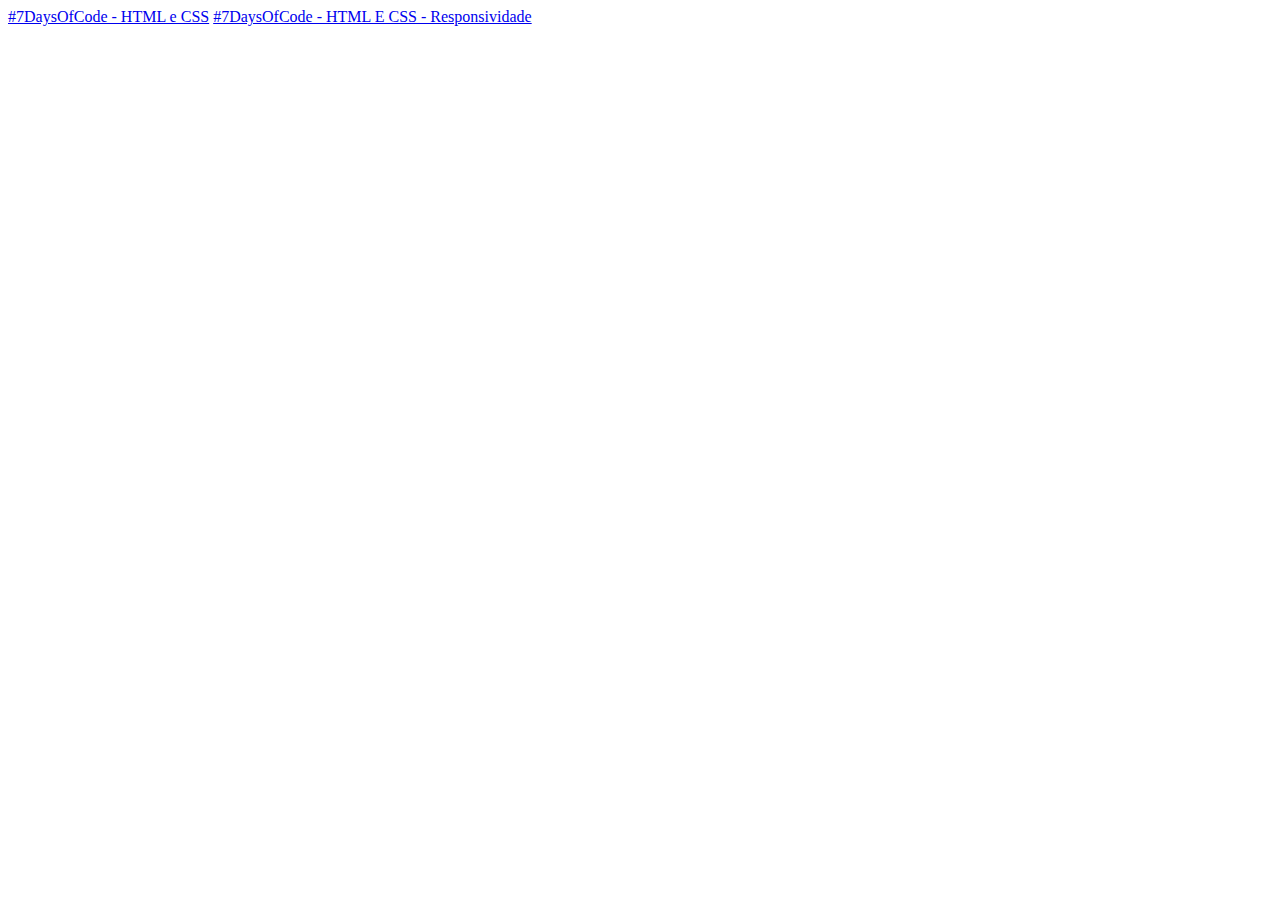
<file: index.html>
<!DOCTYPE html>
<html lang="pt-br">
<head>
    <meta charset="UTF-8">
    <meta name="viewport" content="width=device-width, initial-scale=1.0">
    <title>#7daysOfCode</title>
</head>
<body>
    <a href="./html-css/index.html">#7DaysOfCode - HTML e CSS</a>
    <a href="./html-css-responsividade/index.html">#7DaysOfCode - HTML E CSS - Responsividade</a>
</body>
</html>
</file>
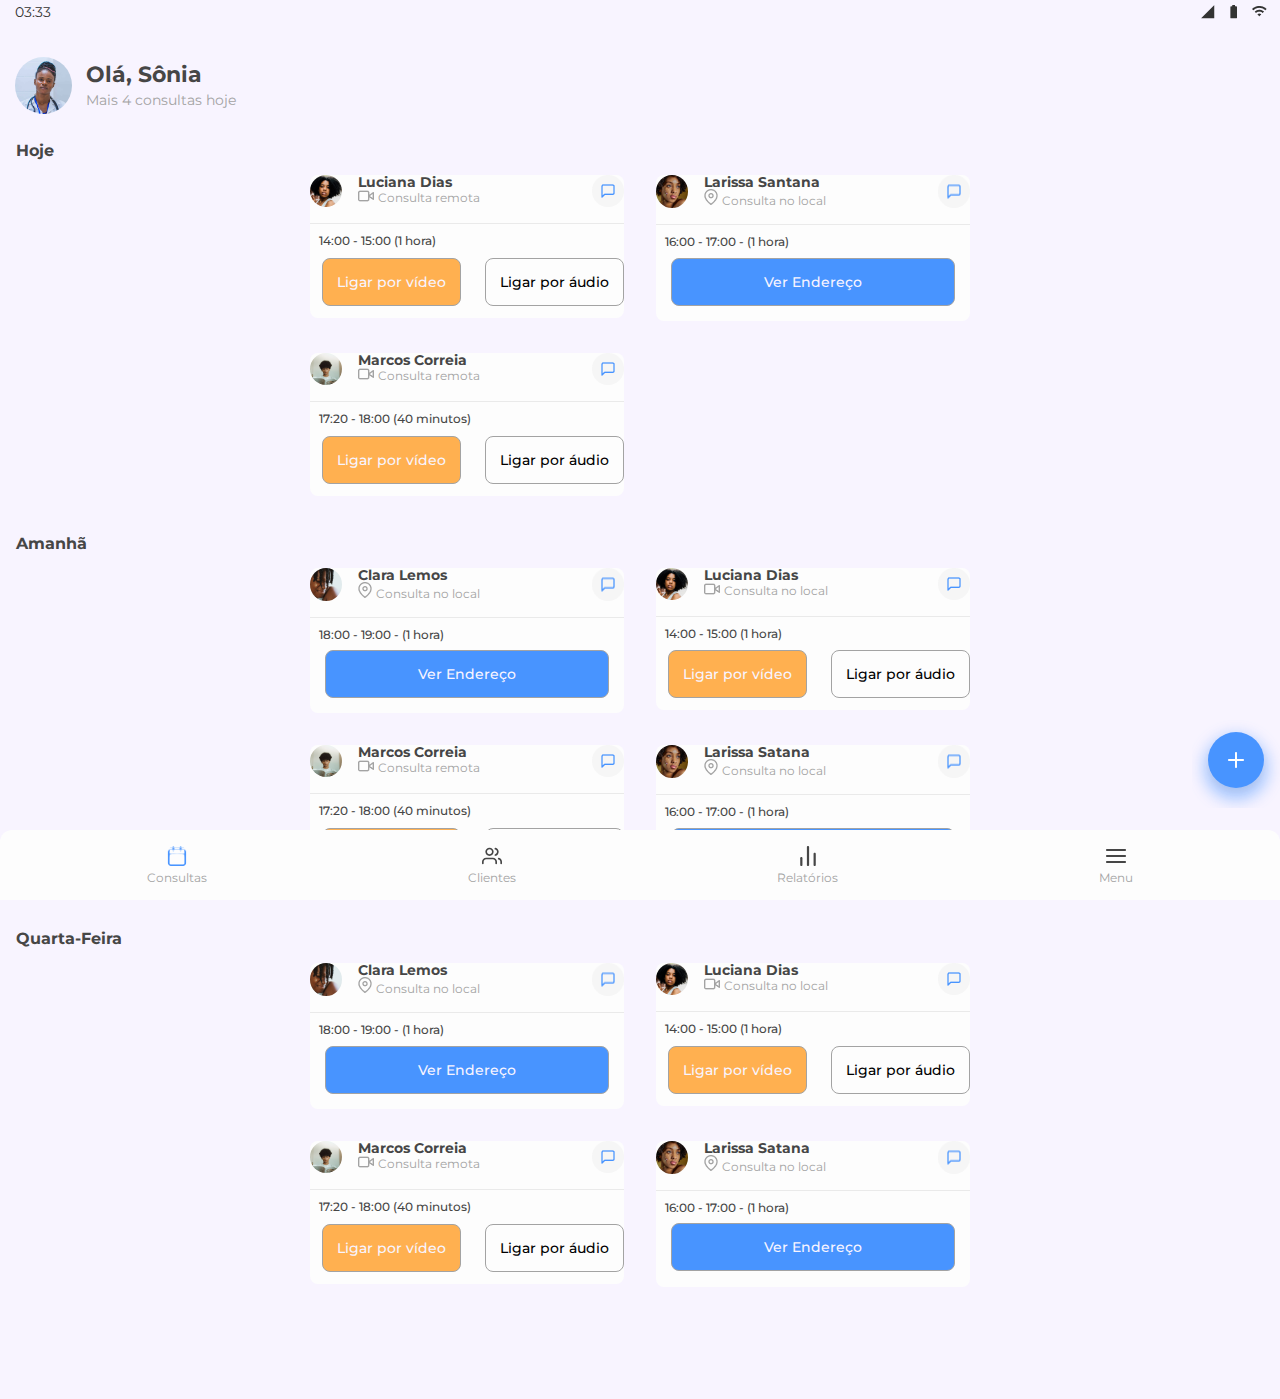
<file: html-css-responsividade/index.html>
<!DOCTYPE html>
<html lang="pt-br">
<head>
    <meta charset="UTF-8">
    <meta name="viewport" content="width=device-width, initial-scale=1.0">
    <link rel="stylesheet" href="./styles/reset.css">
    <link rel="stylesheet" href="style.css">
    <link rel="preconnect" href="https://fonts.googleapis.com">
    <link rel="preconnect" href="https://fonts.gstatic.com" crossorigin>
    <link href="https://fonts.googleapis.com/css2?family=Montserrat:ital,wght@0,100..900;1,100..900&display=swap" rel="stylesheet">
    <title>Alura Consultas</title>
</head>
<body>
    <header>
        <div class="container-bar-superior">
            <span>03:33</span>
            <ul class="lista-icons-bar">
                <li>
                    <img src="./img/icons-header/signal_cellular_4_bar.png">
                </li>
                <li>
                    <img src="./img/icons-header/battery_full.png">
                </li>
                <li>
                    <img src="./img/icons-header/wifi.png">
                </li>
            </ul>
        </div>
        <div class="container-perfil">
            <img src="./img/photos-perfil/perfil.jpg">
            <div>
                <h2>Olá, Sônia</h2>
                <span>Mais 4 consultas hoje</span>
            </div>
            
        </div>
    </header>
    
    <main>
        <section>
            <ul class="lista-dia-consulta">
                <li class="lista-dia-consulta__item">
                    <h2>Hoje</h2>
                    <ul class="lista-consultas">
                        <li class="lista-consultas__item">
                            <div class="card-consulta">
                                <div class="card-consulta-superior">
                                    <img class="foto-card" src="./img/photos-perfil/luciana-perfil.jpg">
                                    <div>
                                        <h3>Luciana Dias</h3>
                                        <div>
                                            <img src="./img/icons-consultas/Camera.png">
                                            <span class="tipo-consulta">Consulta remota</span>
                                        </div>
                                    </div>
                                    <img class="img-chat" src="./img/icons-consultas/chat1.png">
                                </div>
                                <div class="card-consulta-inferior">
                                    <span>14:00 - 15:00 (1 hora)</span>
                                    <div class="lista-botoes">
                                        <button class="btn btn-primario">Ligar por vídeo</button>
                                        <button class="btn">Ligar por áudio</button>
                                    </div>
                                </div>
                            </div>
                        </li>
                        <li class="lista-consultas__item">
                            <div class="card-consulta">
                                <div class="card-consulta-superior">
                                    <img class="foto-card" src="./img/photos-perfil//larissa-perfil.jpg">
                                    <div>
                                        <h3>Larissa Santana</h3>
                                        <div>
                                            <img src="./img/icons-consultas/pin.png">
                                            <span class="tipo-consulta">Consulta no local</span>
                                        </div>
                                    </div>
                                    <img class="img-chat" src="./img/icons-consultas/chat1.png">
                                </div>
                                <div class="card-consulta-inferior">
                                    <span>16:00 - 17:00 - (1 hora)</span>
                                    <div class="botao-unico">
                                        <button class="btn btn-secundario">Ver Endereço</button>
                                    </div>
                                </div>
                            </div>
                        </li>
                        <li class="lista-consultas__item">
                            <div class="card-consulta">
                                <div class="card-consulta-superior">
                                    <img class="foto-card" src="./img/photos-perfil/marcos-perfil.png">
                                    <div>
                                        <h3>Marcos Correia</h3>
                                        <div>
                                            <img src="./img/icons-consultas/Camera.png">
                                            <span class="tipo-consulta">Consulta remota</span>
                                        </div>
                                    </div>
                                    <img class="img-chat" src="./img/icons-consultas/chat1.png">
                                </div>
                                <div class="card-consulta-inferior">
                                    <span>17:20 - 18:00 (40 minutos)</span>
                                    <div class="lista-botoes">
                                        <button class="btn btn-primario">Ligar por vídeo</button>
                                        <button class="btn">Ligar por áudio</button>
                                    </div>
                                </div>
                            </div>
                        </li>
                    </ul>
                </li>
                <li class="lista-dia-consulta__item">
                    <h2>Amanhã</h2>
                    <ul class="lista-consultas">
                        <li class="lista-consultas__item">
                            <div class="card-consulta">
                                <div class="card-consulta-superior">
                                    <img class="foto-card" src="./img/photos-perfil/clara.jpg">
                                    <div>
                                        <h3>Clara Lemos</h3>
                                        <div>
                                            <img src="./img/icons-consultas/pin.png">
                                            <span class="tipo-consulta">Consulta no local</span>
                                        </div>
                                    </div>
                                    <img class="img-chat" src="./img/icons-consultas/chat1.png">
                                </div>
                                <div class="card-consulta-inferior">
                                    <span>18:00 - 19:00 - (1 hora)</span>
                                    <div class="botao-unico">
                                        <button class="btn btn-secundario">Ver Endereço</button>
                                    </div>
                                </div>
                            </div>
                        </li>
                        <li class="lista-consultas__item">
                            <div class="card-consulta">
                                <div class="card-consulta-superior">
                                    <img class="foto-card" src="./img/photos-perfil/luciana-perfil.jpg">
                                    <div>
                                        <h3>Luciana Dias</h3>
                                        <div>
                                            <img src="./img/icons-consultas/Camera.png">
                                            <span class="tipo-consulta">Consulta no local</span>
                                        </div>
                                    </div>
                                    <img class="img-chat" src="./img/icons-consultas/chat1.png">
                                </div>
                                <div class="card-consulta-inferior">
                                    <span>14:00 - 15:00 (1 hora)</span>
                                    <div class="lista-botoes">
                                        <button class="btn btn-primario">Ligar por vídeo</button>
                                        <button class="btn">Ligar por áudio</button>
                                    </div>
                                </div>
                            </div>
                        </li>
                        <li class="lista-consultas__item">
                            <div class="card-consulta">
                                <div class="card-consulta-superior">
                                    <img class="foto-card" src="./img/photos-perfil/marcos-perfil.png">
                                    <div>
                                        <h3>Marcos Correia</h3>
                                        <div>
                                            <img src="./img/icons-consultas/Camera.png">
                                            <span class="tipo-consulta">Consulta remota</span>
                                        </div>
                                    </div>
                                    <img class="img-chat" src="./img/icons-consultas/chat1.png">
                                </div>
                                <div class="card-consulta-inferior">
                                    <span>17:20 - 18:00 (40 minutos)</span>
                                    <div class="lista-botoes">
                                        <button class="btn btn-primario">Ligar por vídeo</button>
                                        <button class="btn">Ligar por áudio</button>
                                    </div>
                                </div>
                            </div>
                        </li>
                        <li class="lista-consultas__item">
                            <div class="card-consulta">
                                <div class="card-consulta-superior">
                                    <img class="foto-card" src="./img/photos-perfil/larissa-perfil.jpg">
                                    <div>
                                        <h3>Larissa Satana</h3>
                                        <div>
                                            <img src="./img/icons-consultas/pin.png">
                                            <span class="tipo-consulta">Consulta no local</span>
                                        </div>
                                    </div>
                                    <img class="img-chat" src="./img/icons-consultas/chat1.png">
                                </div>
                                <div class="card-consulta-inferior">
                                    <span>16:00 - 17:00 - (1 hora)</span>
                                    <div class="botao-unico">
                                        <button class="btn btn-secundario">Ver Endereço</button>
                                    </div>
                                </div>
                            </div>
                        </li>
                    </ul>
                </li>
                <li class="lista-dia-consulta__item">
                    <h2>Quarta-Feira</h2>
                    <ul class="lista-consultas">
                        <li class="lista-consultas__item">
                            <div class="card-consulta">
                                <div class="card-consulta-superior">
                                    <img class="foto-card" src="./img/photos-perfil/clara.jpg">
                                    <div>
                                        <h3>Clara Lemos</h3>
                                        <div>
                                            <img src="./img/icons-consultas/pin.png">
                                            <span class="tipo-consulta">Consulta no local</span>
                                        </div>
                                    </div>
                                    <img class="img-chat" src="./img/icons-consultas/chat1.png">
                                </div>
                                <div class="card-consulta-inferior">
                                    <span>18:00 - 19:00 - (1 hora)</span>
                                    <div class="botao-unico">
                                        <button class="btn btn-secundario">Ver Endereço</button>
                                    </div>
                                </div>
                            </div>
                        </li>
                        <li class="lista-consultas__item">
                            <div class="card-consulta">
                                <div class="card-consulta-superior">
                                    <img class="foto-card" src="./img/photos-perfil/luciana-perfil.jpg">
                                    <div>
                                        <h3>Luciana Dias</h3>
                                        <div>
                                            <img src="./img/icons-consultas/Camera.png">
                                            <span class="tipo-consulta">Consulta no local</span>
                                        </div>
                                    </div>
                                    <img class="img-chat" src="./img/icons-consultas/chat1.png">
                                </div>
                                <div class="card-consulta-inferior">
                                    <span>14:00 - 15:00 (1 hora)</span>
                                    <div class="lista-botoes">
                                        <button class="btn btn-primario">Ligar por vídeo</button>
                                        <button class="btn">Ligar por áudio</button>
                                    </div>
                                </div>
                            </div>
                        </li>
                        <li class="lista-consultas__item">
                            <div class="card-consulta">
                                <div class="card-consulta-superior">
                                    <img class="foto-card" src="./img/photos-perfil/marcos-perfil.png">
                                    <div>
                                        <h3>Marcos Correia</h3>
                                        <div>
                                            <img src="./img/icons-consultas/Camera.png">
                                            <span class="tipo-consulta">Consulta remota</span>
                                        </div>
                                    </div>
                                    <img class="img-chat" src="./img/icons-consultas/chat1.png">
                                </div>
                                <div class="card-consulta-inferior">
                                    <span>17:20 - 18:00 (40 minutos)</span>
                                    <div class="lista-botoes">
                                        <button class="btn btn-primario">Ligar por vídeo</button>
                                        <button class="btn">Ligar por áudio</button>
                                    </div>
                                </div>
                            </div>
                        </li>
                        <li class="lista-consultas__item">
                            <div class="card-consulta">
                                <div class="card-consulta-superior">
                                    <img class="foto-card" src="./img/photos-perfil/larissa-perfil.jpg">
                                    <div>
                                        <h3>Larissa Satana</h3>
                                        <div>
                                            <img src="./img/icons-consultas/pin.png">
                                            <span class="tipo-consulta">Consulta no local</span>
                                        </div>
                                    </div>
                                    <img class="img-chat" src="./img/icons-consultas/chat1.png">
                                </div>
                                <div class="card-consulta-inferior">
                                    <span>16:00 - 17:00 - (1 hora)</span>
                                    <div class="botao-unico">
                                        <button class="btn btn-secundario">Ver Endereço</button>
                                    </div>
                                </div>
                            </div>
                        </li>
                    </ul>
                </li>
            </ul>
        </section>
    </main>
    
    <section class="formulario">
    
        <form>
            <h2>Marcar Nova Consulta</h2>
            <div>
                <label>Nome do Paciente:</label>
                <input type="text" name="nome-paciente" id="nome-paciente">
            </div>
            <div>
                <label>Tipo de Consulta:</label>
                <select id="tipo-consulta">
                    <option disabled value="">Selecione</option>
                    <option>Consulta Remota</option>
                    <option>Consulta Local</option>
                </select>
            </div>
            <div>
                <label>Data da Consulta:</label>
                <input type="date" id="date">
            </div>
            <div>
                <label>Horario da Consulta:</label>
                <input type="time" id="horas">
            </div>
            <div>
                <label>Observações:</label>
                <textarea></textarea>
            </div>
            <button type="submit">Marcar Consulta</button>
        </form>
    </section>
    <footer>
        <div>
            <img src="./img/icons-footer/calendario.svg">
            <span>Consultas</span>
        </div>
        <div>
            <img src="./img/icons-footer/clientes.svg">
            <span>Clientes</span>
        </div>
        <div>
            <img src="./img/icons-footer/relatorio.svg">
            <span>Relatórios</span>
        </div>
        <div>
            <img src="./img/icons-footer/menu.svg">
            <span>Menu</span>
        </div>
    </footer>
    
    <section class="botoes-flutuantes">
        <input type="checkbox" id="botao-menu">
        <div class="botao-principal">
            <label for="botao-menu">
                <img src="./img/extras/button-flutuante.svg">
            </label>
        </div>
        <div class="botoes-secundarios">
            <ul>
                <li>
                    <span>Nova consulta na casa do paciente</span>
                    <img src="./img/extras/button-pin.svg">
                </li>
                <li>
                    <span>Nova consulta por vídeo</span>
                    <img src="./img/extras/button-camera.svg" alt="">
                </li>
            </ul>
        </div>
        <div class="fundo-bloqueado"></div>
    </section>
</body>
</html>
</file>
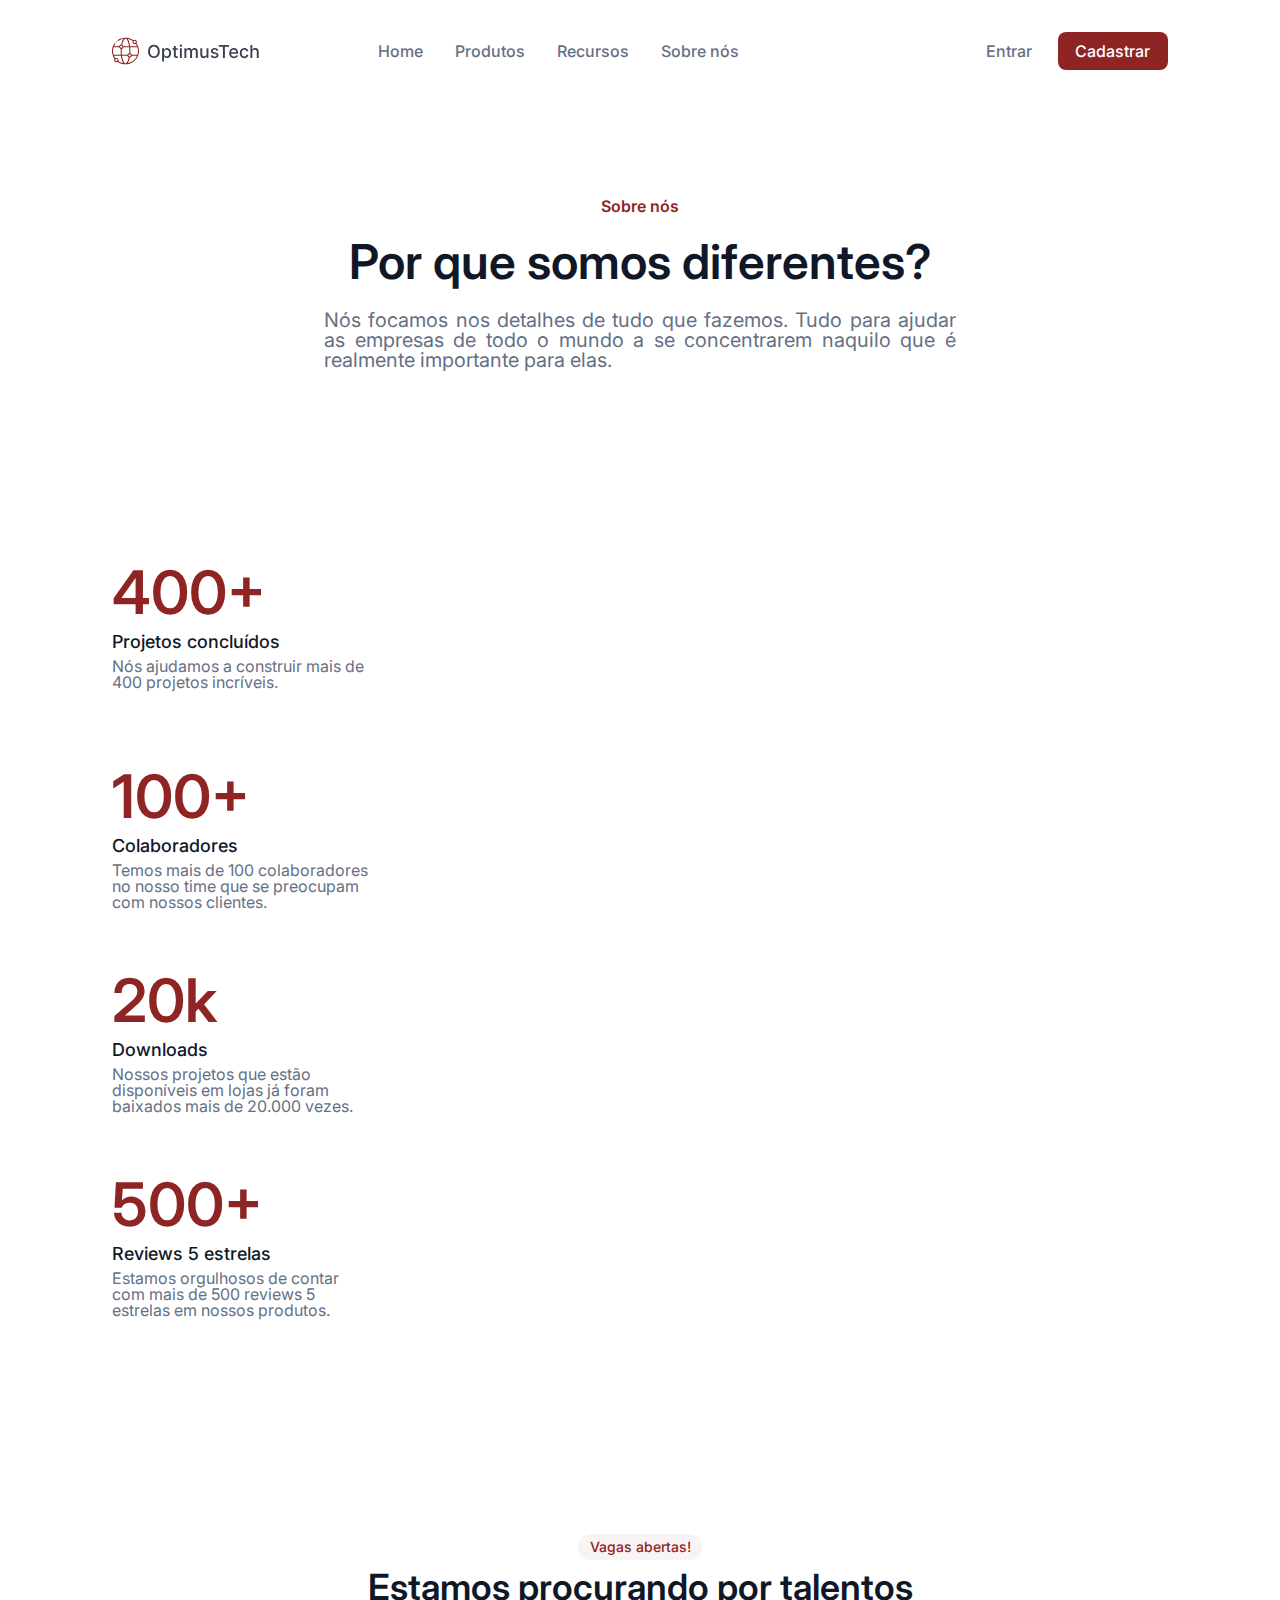
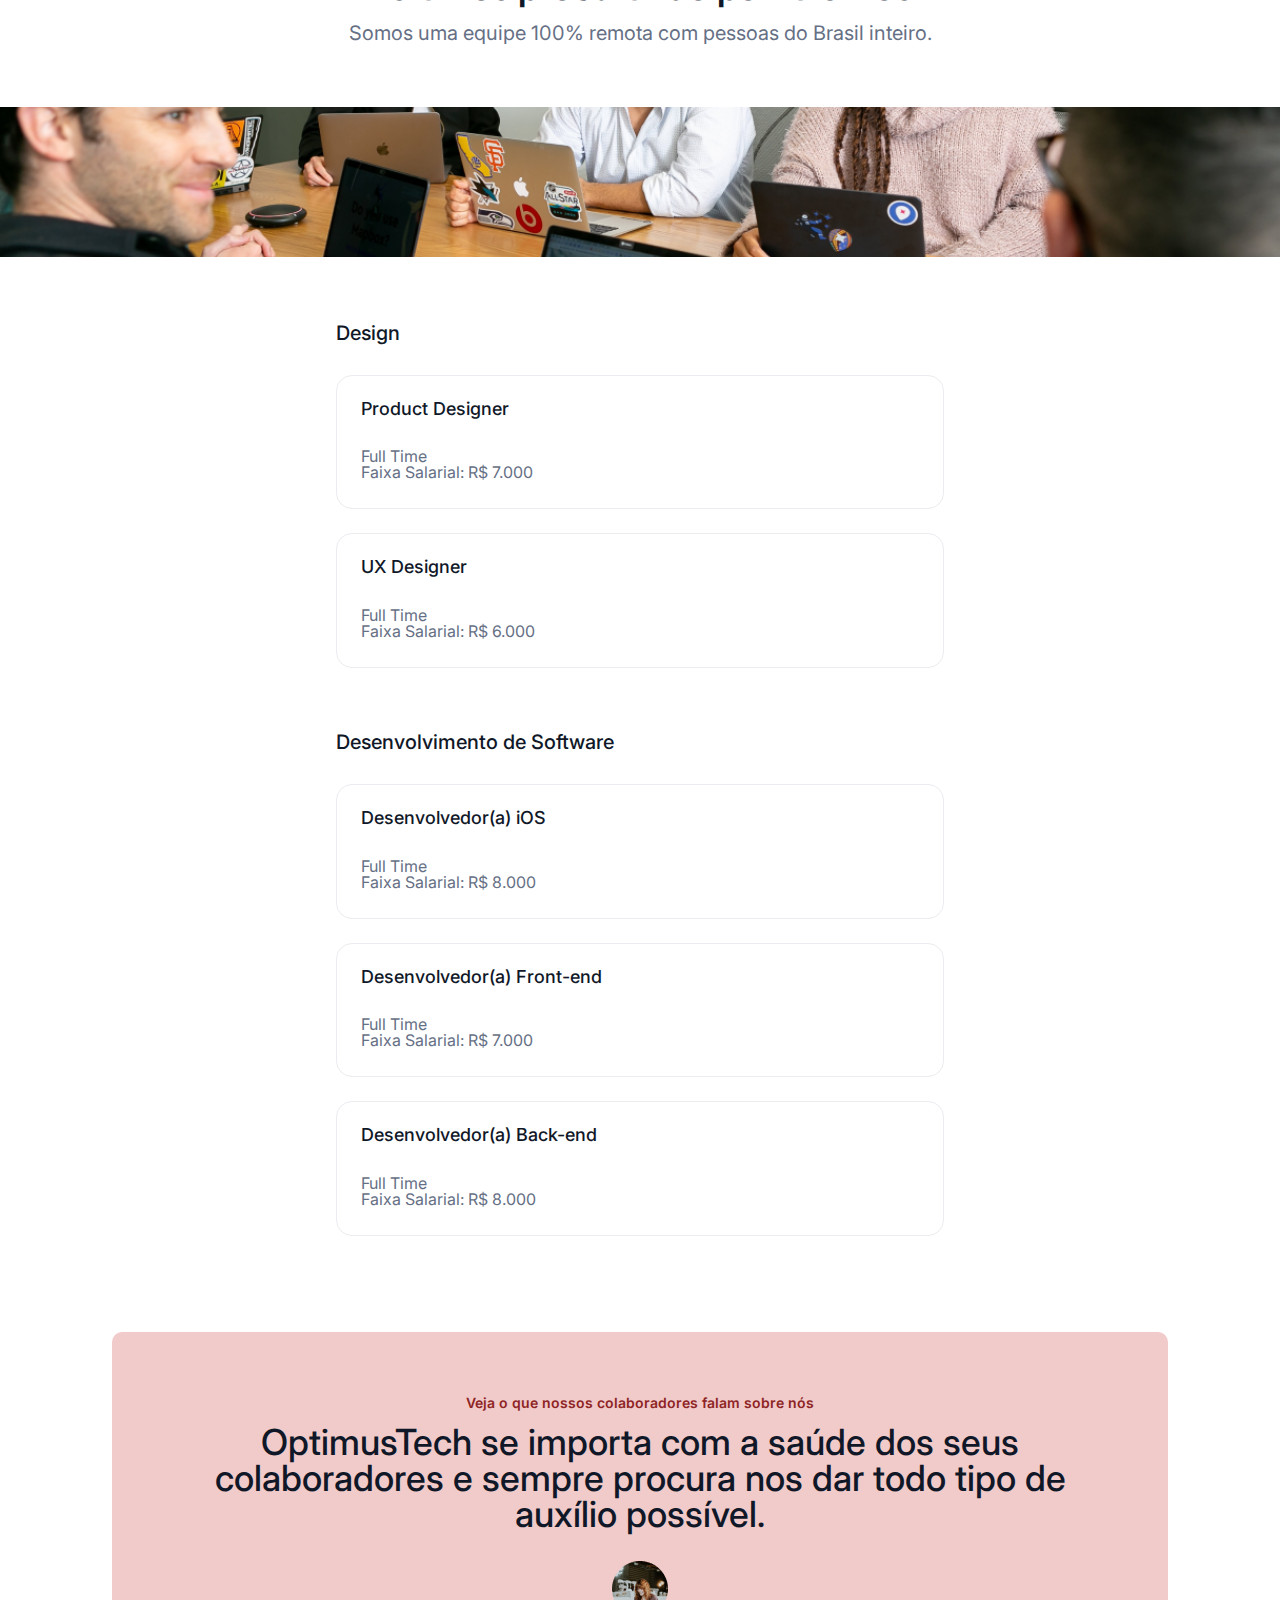
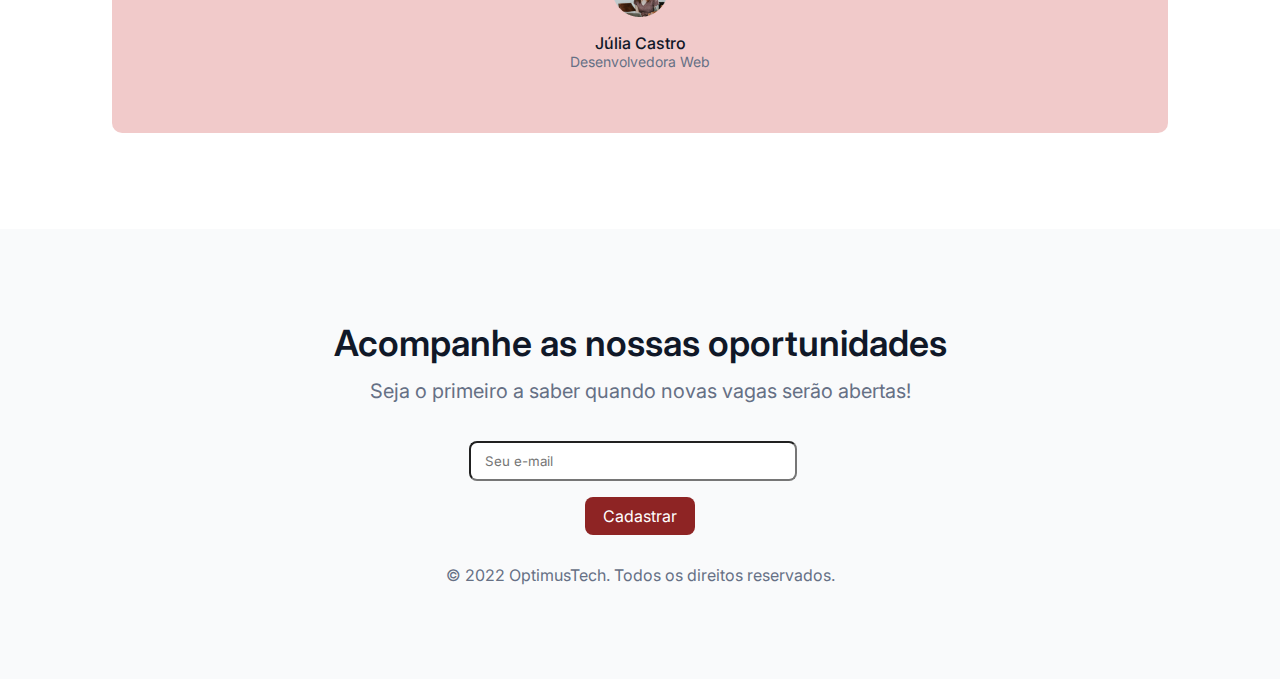
<file: html-css/index.html>
<!DOCTYPE html>
<html lang="pt-br">

<head>
    <meta charset="UTF-8">
    <meta name="viewport" content="width=device-width, initial-scale=1.0">
    <link rel="stylesheet" href="./styles/reset.css">
    <link rel="stylesheet" href="./style.css">
    <link rel="preconnect" href="https://fonts.googleapis.com">
    <link rel="preconnect" href="https://fonts.gstatic.com" crossorigin>
    <link
        href="https://fonts.googleapis.com/css2?family=Inter:ital,opsz,wght@0,14..32,100..900;1,14..32,100..900&display=swap"
        rel="stylesheet">
    <title>Optimus Tech</title>
</head>

<body>
    <header>
        <img src="./img/optimustech-logo.svg">
        <nav>
            <ul class="nav-lista-links">
                <li>
                    <a href="#home">Home</a>
                </li>
                <li>
                    <a href="#home">Produtos</a>
                </li>
                <li>
                    <a href="#home">Recursos</a>
                </li>
                <li>
                    <a href="#home">Sobre nós</a>
                </li>
            </ul>
            <ul class="nav-lista-botoes">
                <li>
                    <a href="#home">Entrar</a>
                </li>
                <li class="btn-vermelho">
                    <a href="#home">Cadastrar</a>
                </li>
            </ul>
        </nav>
    </header>
    <main>
        <section class="sobre">
            <h3>Sobre nós</h3>
            <h2>Por que somos diferentes?</h2>
            <p>Nós focamos nos detalhes de tudo que fazemos. Tudo para ajudar
               as empresas de todo o mundo a se concentrarem naquilo que é realmente
               importante para elas.
            </p>
        </section>
        <section class="metricas">
            <ul>
                <li>
                    <span>400+</span>
                    <h3>Projetos concluídos</h3>
                    <p>Nós ajudamos a construir mais de 400 projetos incríveis.</p>
                </li>
                <li>
                    <span>100+</span>
                    <h3>Colaboradores</h3>
                    <p>Temos mais de 100 colaboradores no nosso time que se preocupam com nossos clientes.</p>
                </li>
                <li>
                    <span>20k</span>
                    <h3>Downloads</h3>
                    <p>Nossos projetos que estão disponíveis em lojas já foram baixados mais de 20.000 vezes.</p>
                </li>
                <li>
                    <span>500+</span>
                    <h3>Reviews 5 estrelas</h3>
                    <p>Estamos orgulhosos de contar com mais de 500 reviews 5 estrelas em nossos produtos.</p>
                </li>
            </ul>
        </section>
        <section class="vagas">
            <h3>Vagas abertas!</h3>
            <h2>Estamos procurando por talentos</h2>
            <p>Somos uma equipe 100% remota com pessoas do Brasil inteiro.</p>
            <img src="./img/Image.png">
        </section>
        <section class="vagas-abertas">
            <div class="vagas-abertas__design">
                <h2>Design</h2>
                <ul>
                    <li>
                        <h3>Product Designer</h3>
                        <div>
                            <span>Full Time</span>
                            <span>Faixa Salarial: R$ 7.000</span>
                        </div>
                    </li>
                    <li>
                        <h3>UX Designer</h3>
                        <div>
                            <span>Full Time</span>
                            <span>Faixa Salarial: R$ 6.000</span>
                        </div>
                    </li>
                </ul>
            </div>
            <div>
                <h2>Desenvolvimento de Software</h2>
                <ul>
                    <li>
                        <h3>Desenvolvedor(a) iOS</h3>
                        <div>
                            <span>Full Time</span>
                            <span>Faixa Salarial: R$ 8.000</span>
                        </div>
                    </li>
                    <li>
                        <h3>Desenvolvedor(a) Front-end</h3>
                        <div>
                            <span>Full Time</span>
                            <span>Faixa Salarial: R$ 7.000</span>
                        </div>
                    </li>
                    <li>
                        <h3>Desenvolvedor(a) Back-end</h3>
                        <div>
                            <span>Full Time</span>
                            <span>Faixa Salarial: R$ 8.000</span>
                        </div>
                    </li>
                </ul>
            </div>
        </section>
        <section class="msg-colaborador">
            <h2>Veja o que nossos colaboradores falam sobre nós</h2>
            <h3>OptimusTech se importa com a saúde dos seus colaboradores e sempre procura nos dar todo tipo de auxílio possível.</h3>
            <img src="./img/Avatar.png">
            <h4>Júlia Castro</h4>
            <p>Desenvolvedora Web</p>
        </section>
        <footer>
            <h2>Acompanhe as nossas oportunidades</h2>
            <h4>Seja o primeiro a saber quando novas vagas serão abertas!</h4>
            <div>
                <input placeholder="Seu e-mail">
                <a>Cadastrar</a>
            </div>
            <p>© 2022 OptimusTech. Todos os direitos reservados.</p>
        </footer>
    </main>
</body>

</html>
</file>
<file: html-css-responsividade/style.css>
:root{
    font-size: 62.5%;
    --font: "Montserrat", sans-serif;
    --background: #f8f4ff;
    --cor-background-card: #fdfdfd;
    --cor-horario-bar: #333333;
    --cor-titulo: #464646;
    --cor-subtitulo:#A3A3A3;
    --cor-hr-card-consulta: rgba(70, 70, 70, 0.1);
    --cor-btn-primario: #FFB050;
    --cor-btn-secundario: #4894FF;
}

body{
    font-family: var(--font);
    background-color: var(--background);
}

header{
    font-size: 1.4rem;
}

.container-bar-superior{
    display: flex;
    justify-content: space-between;
    padding: 0.35em 0.9em 0.4em 1.1em;
    color: var(--cor-horario-bar);
    font-weight: 400;
}

.lista-icons-bar{
    display: flex;
    gap: 1.1em;
}

.container-perfil{
    display: flex;
    align-items: center;
    padding: 2.2em 8.6em 1.5em 1.1em;
    gap: 1em;
}

.container-perfil img{
    width: 57px;
    border-radius: 50%;
}

.container-perfil h2{
    font-size: 2.2rem;
    padding-bottom: 0.3em;
    font-weight: 700;
    color: var(--cor-titulo);
}

.container-perfil span{
    font-size: 1.4rem;
    font-weight: 400;
    color: var(--cor-subtitulo);
}

.formulario{
    display: none;
}

section h2 {
    font-size: 1.6rem;
    font-weight: 700;
    color: var(--cor-titulo);
    padding: 0.5em 0em 1em 1em;
}

.lista-dia-consulta__item{
    display: flex;
    flex-direction: column;
    align-items: center;
}

.lista-dia-consulta__item h2{
    align-self: start;
}

.lista-dia-consulta li.lista-dia-consulta__item:nth-last-child(1){
    font-size: 1.6rem;
    margin-bottom: 5em;
}

.card-consulta{
    font-size: 1.6rem;
    margin: 0em 1em 1em 1em;
    background-color: var(--cor-background-card);
    border-radius: 8px;
    min-width: 309.483px;
}

.card-consulta-superior{
    font-size: 1.6rem;
    display: flex;
    gap: 1em;
    padding-bottom: 1em;
    margin-bottom: 0.5em;
    border-bottom: 1px solid var(--cor-hr-card-consulta);
}

.foto-card{
    width: 32px;
    border-radius: 50%;
}

.card-consulta-superior h3{
    font-size: 1.4rem;
    font-weight: 700;
    color: var(--cor-titulo);
}

.tipo-consulta{
    font-size: 1.2rem;
    font-weight: 400;
    color: var(--cor-subtitulo);
}

.img-chat{
    margin-left: auto;
}

.card-consulta-inferior span{
    font-size: 1.2rem;
    font-weight: 500;
    color: var(--cor-titulo);
    margin: 0em 0em 0.6em 0.75em;
}

.lista-botoes{
    font-size: 1.2;
    display: flex;
    justify-content: center;
    gap: 1.5em;
    padding: 0.6em 0.0em 0.75em 0.75em;
}

.btn{
    font-size: 1.4rem;
    font-family: var(--font);
    font-weight: 500;
    padding: 1em;
    border-radius: 8px;
    background: none;
    border-style: none;
    border: 1px solid var(--cor-subtitulo);
}

.btn-primario{
    background-color:  var(--cor-btn-primario);
    color: var(--background);
}

.botao-unico{
    font-size: 1.4rem;
    padding: 0.6em 1.1em 1.1em 1.1em;
}

.btn-secundario{
    background-color: var(--cor-btn-secundario);
    color: var(--background);
    width: 100%;
}

.lista-consultas__item{
    font-size: 1.6rem;
    margin-bottom: 1em;
}



footer{
    font-size: 1.6rem;
    display: flex;
    justify-content: space-around;
    align-items: center;
    background-color: var(--cor-background-card);
    padding: 1em;
    border-top-left-radius: 12px;
    border-top-right-radius: 12px;
    position: fixed;
    bottom: 0vh;
    left: 0vh;
    right: 0vh;
}

footer div{
    display: flex;
    flex-direction: column;
    align-items: center;
    justify-content: center;
    font-size: 1.2rem;
    color: var(--cor-subtitulo);
    gap: 0.5em;
}

footer div img{
    width: 20px;
    height: 20px;
}

.botoes-flutuantes{
    display: flex;
    flex-direction: column-reverse;
    align-items: end;
    position: fixed;
    bottom: 10vh;
    right: 0vh;
}

#botao-menu,
.botoes-secundarios li{
    display: none;
}

.botao-principal,
.botoes-secundarios{
    z-index: 2;
}

.botao-principal{
    transition: transform 100ms cubic-bezier(0.175, 0.885, 0.32, 1.275);
}

.botao-principal:hover{
    transform: rotate(0.1turn);
}


#botao-menu:checked ~ div.botoes-secundarios li{
    display: flex;
    justify-content: end;
    align-items: center;
}

#botao-menu:checked ~ div.fundo-bloqueado{
    display: block;
    z-index: 1;
}

.botoes-secundarios li span{
    font-size: 1.2rem;
    padding: 0.4em;
    background-color: var(--cor-background-card);
    border-radius: 8px;
    color: var(--cor-titulo);
}

.fundo-bloqueado{
    display: none;
    position: fixed;
    top: 0%;
    bottom: 0%;
    left: 0%;
    right: 0%;
    background-color: #3333339b;
}


@media screen and (min-width: 768px){
    .lista-consultas{
        display: grid;
        grid-template-columns: repeat(2,1fr);
    }

}

@media screen and (min-width: 1440px){

    .container-perfil{
        display: flex;
        align-items: center;
        margin-left: 8%;
        padding: 2.2em 8.6em 1.5em 1.1em;
        gap: 1em;
    }

    .lista-consultas{
        display: grid;
        grid-template-columns: repeat(3,1fr);
    }

    .lista-dia-consulta__item{
        align-items: start;
        margin-left: 14%;
    }

    footer{
        display: flex;
        flex-direction: column;
        justify-content: start;
        align-items: center;
        gap: 2em;
        position: fixed;
        top: 0;
        bottom: 0;
        left: auto;
        right: auto;
        width: 2%;
        border-right: 1px solid var(--cor-subtitulo);
        border-radius: 0;
        padding: 3em;
    }
    
    
    footer div{
        display: flex;
        font-size: 1.2rem;
        gap: 0.3em;
        transition: transform 100ms linear;
    }

    footer div:hover{
        color: var(--cor-btn-secundario);
        font-weight: 700;
        transform: scale(1.5);
        
    }

    form{
        font-size: 1.6rem;
        display: flex;
        flex-direction: column;
        justify-content: center;
        width: max-content;
        margin-left: 40%;
        align-items: start;
        gap: 1em;
        padding: 1em;
        border: 5px inset var(--cor-subtitulo);
    }

    form h2{
        display: flex;
        justify-content: center;
        width: 100%;
    }

    form div{
        display: flex;
        justify-content: start;
        width: 100%;
        align-items: center;
        gap: 1em;
    }

    form button{
        width: 100%;
        justify-content: center;
    }

    .formulario{
        display: block;
    }

    .botoes-flutuantes{
        display: none;
    }
}
</file>
<file: html-css/style.css>
:root{
    font-size: 62.5%;
    --cor-text: #667085;
    --cor-titulo-section: #101828;
    --cor-subtitulo-section: #101828;
    --cor-destaque-section: #8E2424;
    --background-destaque-section:#8E24240D;
    --background-destaque-section-msg-colaborador:#c319193b;
    --background-footer:#F9FAFB;
    --cor-borda:#EAECF0;
    --cor-btn: #8E2424;
    --cor-text-btn: #FFFFFF;
    --font: "Inter";
}

body{
    font-family: var(--font);
    color: var(--cor-text);
}

header{
    text-align: center;
    padding: 1em;
    font-size: 1.6rem;
    font-weight: 500;
}

.nav-lista-links{
    display: none;
}

.nav-lista-botoes{
    display: none;
}

section{
    font-size: 1.6rem;
}

.sobre{
    text-align: center;
    padding: 6em 0em;
    
}

.sobre h3{
    color: var(--cor-destaque-section);
    font-weight: 600;
}

.sobre h2{
    font-size: 4.8rem;
    color: var(--cor-titulo-section);
    font-weight: 600;
    margin: 0.5em 0em;
}

.sobre p{
    font-size: 2.0rem;
    text-align: justify;
    margin: 0em 1em;
    font-weight: 400;
}

.metricas ul{
    display: flex;
    flex-direction: column;
    text-align:left;
    justify-content: space-between;
    padding: 0em 2em;
}

.metricas li{
    width: 16em;
    height: 10.75em;
}

.metricas span{
    font-size: 6.0rem;
    color: var(--cor-destaque-section);
    font-weight: 600;
}

.metricas h3{
    font-size: 1.8rem;
    margin: 0.6em 0em 0.4em 0em;
    color: var(--cor-subtitulo-section);
    font-weight: 500;
}

.metricas p{
    font-size: 1.6rem;
    font-weight: 400;
}

.vagas{
    text-align: center;
    padding: 6em 0em 0em 0em;
    margin-bottom: 4em;
}

.vagas h3{
    display: inline;
    font-size: 1.4rem;
    padding: 0.3em 0.85em;
    border-radius: 1em;
    font-weight: 500;
    color: var(--cor-destaque-section);
    background-color: var(--background-destaque-section);
}

.vagas h2{
    font-size: 3.6rem;
    margin: 0.4em 0em 0.5em 0em;
    font-weight: 600;
    color: var(--cor-titulo-section);
}

.vagas p{
    font-size: 2.0rem;
    margin-bottom: 3.2em;
    font-weight: 400;
}

.vagas img{
    width: 100%;
    height: 150px;
    object-fit: cover;
}

.vagas-abertas{
    margin: 0em 1em 0em 1em;
}

.vagas-abertas h2{
    font-size: 2.0rem;
    margin-bottom: 1.6em;
    font-weight: 500;
    color: var(--cor-subtitulo-section);
}

.vagas-abertas h3{
    font-size: 1.8rem;
    margin-bottom: 1.7em;
    font-weight: 500;
    color: var(--cor-subtitulo-section);
}

.vagas-abertas li{
    border: 1px solid var(--cor-borda);
    border-radius: 1em;
    padding: 1.5em 1.5em 1.75em 1.5em;
    margin-bottom: 1.5em;
}

.vagas-abertas span{
    display: flex;
}

.vagas-abertas__design li:last-child{
    margin-bottom: 4em;
}

.msg-colaborador{
    background-color: var(--background-destaque-section-msg-colaborador);
    border-radius: 10px;
    margin: 0em 0em 0em 0em;
    padding: 1em;
    text-align: center;
}

.msg-colaborador h2{
    font-size: 1.4rem;
    font-weight: 600;
    color: var(--cor-destaque-section);
}

.msg-colaborador h3{
    font-size: 2.0rem;
    font-weight: 500;
    margin-top: 0.4em;
    margin-bottom: 0.8em;
    color: var(--cor-titulo-section);
}

.msg-colaborador h4{
    font-size: 1.6rem;
    font-weight: 500;
    margin-top: 1em;
    margin-bottom: 0.25em;
    color: var(--cor-titulo-section);
}

.msg-colaborador p{
    font-size: 1.4rem;
    font-weight: 400;
}

footer {
    font-size: 1.6rem;
    text-align: center;
    background-color: var(--background-footer);
    padding: 6em 0em;
}

footer h2{
    font-size: 3.6rem;
    color: var(--cor-titulo-section);
    font-weight: 600;
}

footer h4{
    font-size: 2.0rem;
    font-weight: 400;
    margin: 1em 0em 2em 0em;
}


footer div{
    margin-bottom: 2em;
    display: flex;
    flex-direction: column;
    align-items: center;
    gap: 1em;
}

footer div input{
    padding: 0.75em 0.8em 0.75em 1em;
    border-radius: 8px;
    font-family: var(--font);
}

footer div a{
    background-color: var(--cor-btn);
    border-radius: 8px;
    padding: 1em;
    color: var(--cor-text-btn);
}


@media screen and (min-width: 1024px){
    header{
        font-size: 1.6rem;
        padding: 0em 2em;
        margin: 2em 5em;
        font-weight: 500;
        display: flex;
    }
    
    header a{
        color: var(--cor-text);
        text-decoration: none;
    }
    
    nav{
        display: flex;
        width: 100%;
        justify-content: space-between;
    }
    
    .nav-lista-links{
        display: flex;
        align-items: center;
        margin-left: 7.4em;
        gap: 2em;
    }
    
    .nav-lista-botoes{
        display: flex;
        align-items: center;
        gap: 0.5em;
    }
    
    .nav-lista-botoes li{
        padding: 0.7em 1.1em 0.7em 1.1em;
    }
    
    .nav-lista-botoes li.btn-vermelho{
        background-color: var(--cor-btn);
        border-radius: 8px;
    }
    
    .nav-lista-botoes li.btn-vermelho a{
        color: var(--cor-text-btn);
    }
    
    section{
        font-size: 1.6rem;
    }
    
    .sobre{
        text-align: center;
        padding: 6em 0em;
    }
    
    .sobre h3{
        color: var(--cor-destaque-section);
        font-weight: 600;
    }
    
    .sobre h2{
        font-size: 4.8rem;
        color: var(--cor-titulo-section);
        font-weight: 600;
        margin: 0.5em 0em;
    }
    
    .sobre p{
        font-size: 2.0rem;
        margin: 0em 16.2em;
        font-weight: 400;
    }
    
    .metricas ul{
        display: flex;
        text-align:left;
        justify-content: space-between;
        padding: 0em 2em;
        margin: 6em 5em;
        gap: 2em;
    }
    
    .metricas li{
        width: 16em;
        height: 10.75em;
    }
    
    .metricas span{
        font-size: 6.0rem;
        color: var(--cor-destaque-section);
        font-weight: 600;
    }
    
    .metricas h3{
        font-size: 1.8rem;
        margin: 0.6em 0em 0.4em 0em;
        color: var(--cor-subtitulo-section);
        font-weight: 500;
    }
    
    .metricas p{
        font-size: 1.6rem;
        font-weight: 400;
    }
    
    .vagas{
        text-align: center;
        padding: 6em 0em 0em 0em;
        margin-bottom: 4em;
    }
    
    .vagas h3{
        display: inline;
        font-size: 1.4rem;
        padding: 0.3em 0.85em;
        border-radius: 1em;
        font-weight: 500;
        color: var(--cor-destaque-section);
        background-color: var(--background-destaque-section);
    }
    
    .vagas h2{
        font-size: 3.6rem;
        margin: 0.4em 0em 0.5em 0em;
        font-weight: 600;
        color: var(--cor-titulo-section);
    }
    
    .vagas p{
        font-size: 2.0rem;
        margin-bottom: 3.2em;
        font-weight: 400;
    }
    
    .vagas-abertas{
        margin: 0em 21em 6em 21em;
    }
    
    .vagas-abertas h2{
        font-size: 2.0rem;
        margin-bottom: 1.6em;
        font-weight: 500;
        color: var(--cor-subtitulo-section);
    }
    
    .vagas-abertas h3{
        font-size: 1.8rem;
        margin-bottom: 1.7em;
        font-weight: 500;
        color: var(--cor-subtitulo-section);
    }
    
    .vagas-abertas li{
        border: 1px solid var(--cor-borda);
        border-radius: 1em;
        padding: 1.5em 1.5em 1.75em 1.5em;
        margin-bottom: 1.5em;
    }
    
    .vagas-abertas__design li:last-child{
        margin-bottom: 4em;
    }
    
    .msg-colaborador{
        background-color: var(--background-destaque-section-msg-colaborador);
        border-radius: 10px;
        margin: 0em 7em 6em 7em;
        padding: 4em;
        text-align: center;
    }
    
    .msg-colaborador h2{
        font-size: 1.4rem;
        font-weight: 600;
        color: var(--cor-destaque-section);
    }
    
    .msg-colaborador h3{
        font-size: 3.6rem;
        font-weight: 500;
        margin-top: 0.4em;
        margin-bottom: 0.8em;
        color: var(--cor-titulo-section);
    }
    
    .msg-colaborador h4{
        font-size: 1.6rem;
        font-weight: 500;
        margin-top: 1em;
        margin-bottom: 0.25em;
        color: var(--cor-titulo-section);
    }
    
    .msg-colaborador p{
        font-size: 1.4rem;
        font-weight: 400;
    }
    
    footer {
        font-size: 1.6rem;
        text-align: center;
        background-color: var(--background-footer);
        padding: 6em 0em;
    }
    
    footer h2{
        font-size: 3.6rem;
        color: var(--cor-titulo-section);
        font-weight: 600;
    }
    
    footer h4{
        font-size: 2.0rem;
        font-weight: 400;
        margin: 1em 0em 2em 0em;
    }
    
    
    footer div{
        margin-bottom: 2em;
    }
    
    footer div input{
        padding: 0.75em 0.8em 0.75em 1em;
        width: 22.5em;
        border-radius: 8px;
        font-family: var(--font);
        margin-right: 1em;
    }
    
    footer div a{
        background-color: var(--cor-btn);
        border-radius: 8px;;
        color: var(--cor-text-btn);
        padding: 0.7em 1.1em 0.7em 1.1em;
    }
}
</file>
